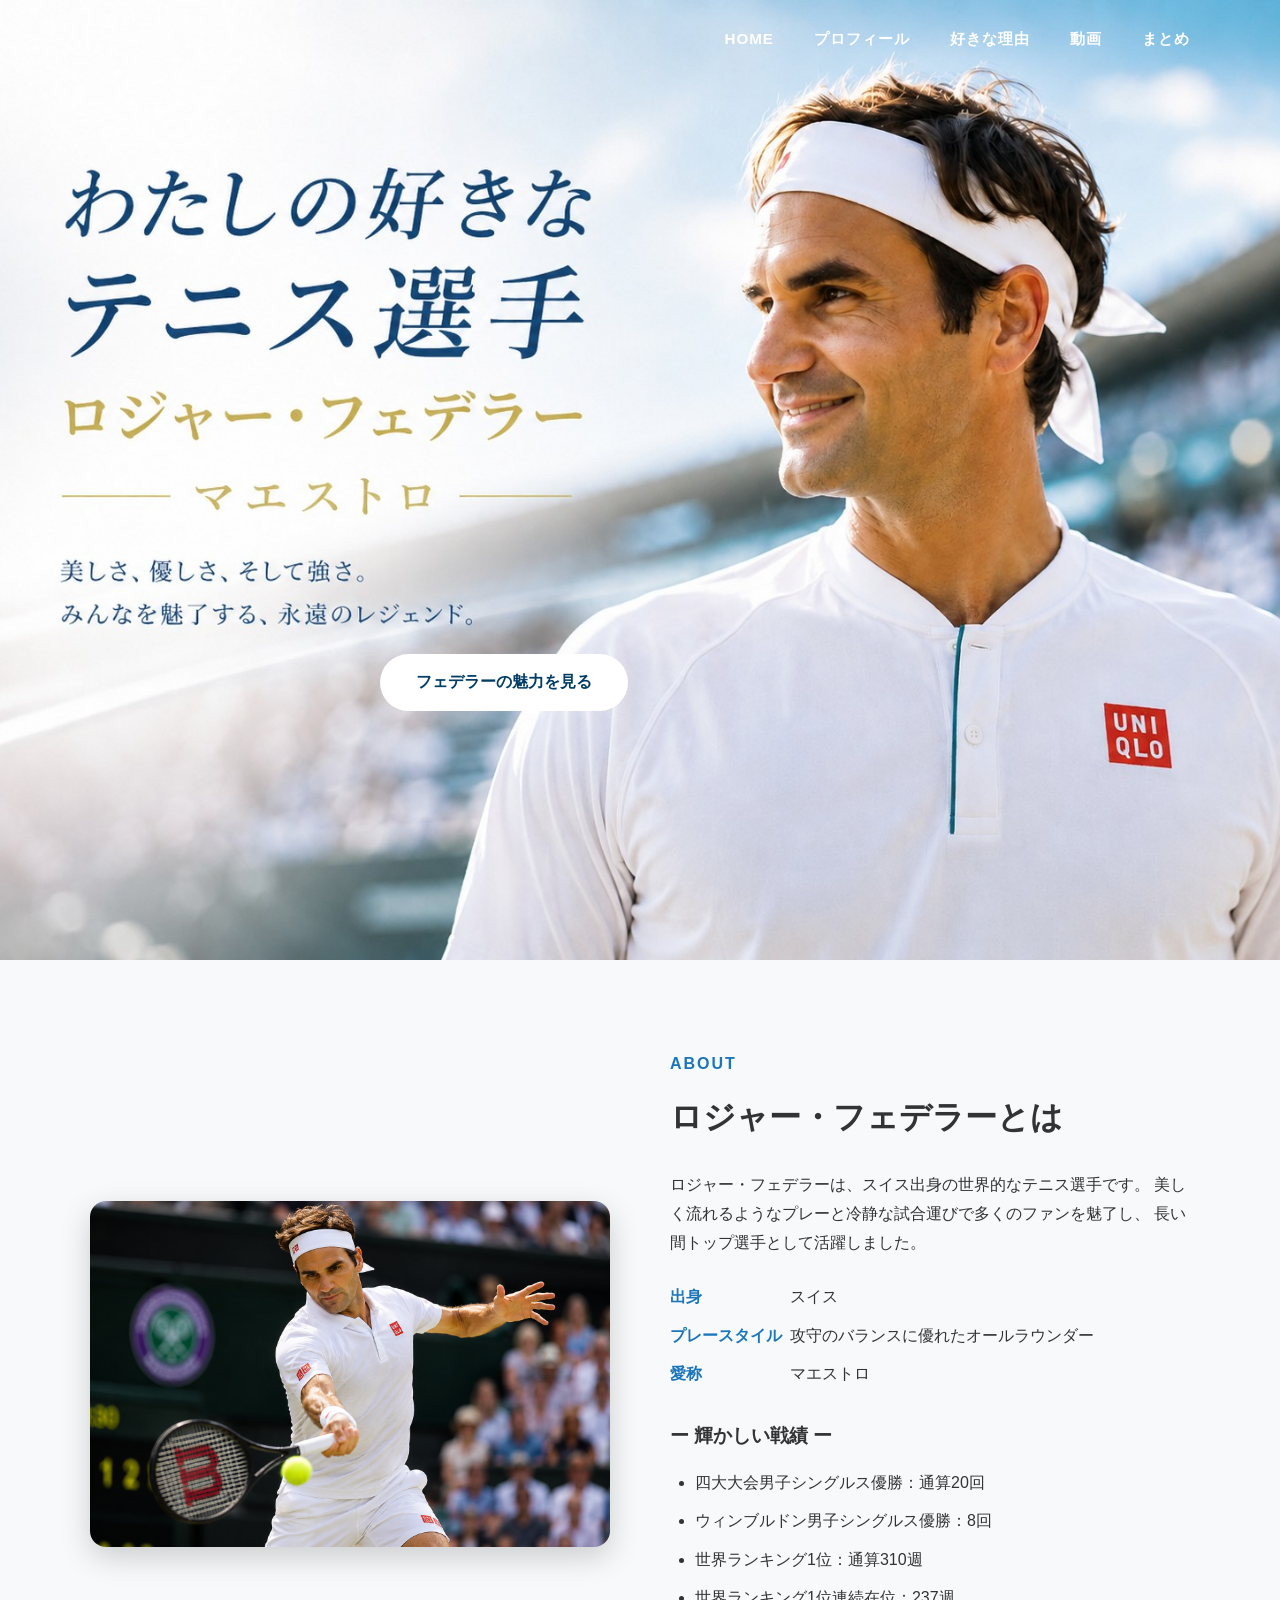
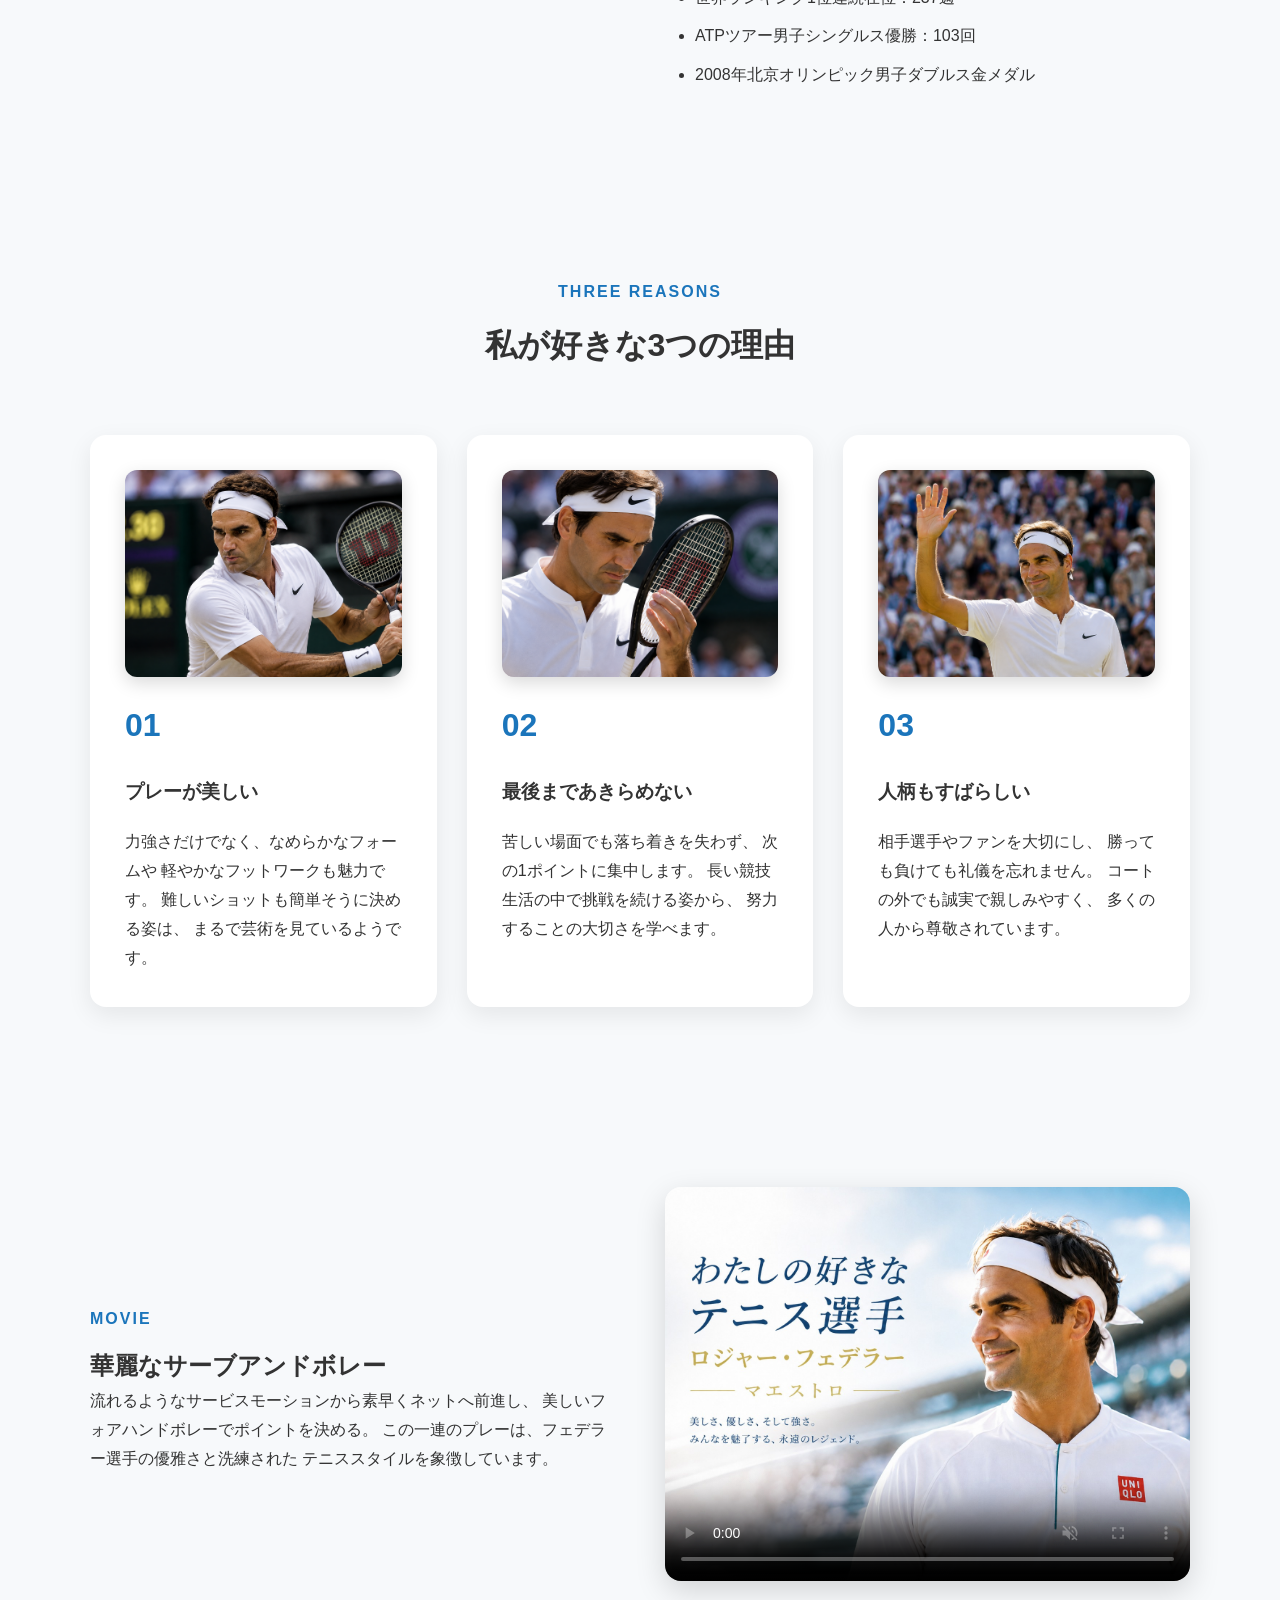
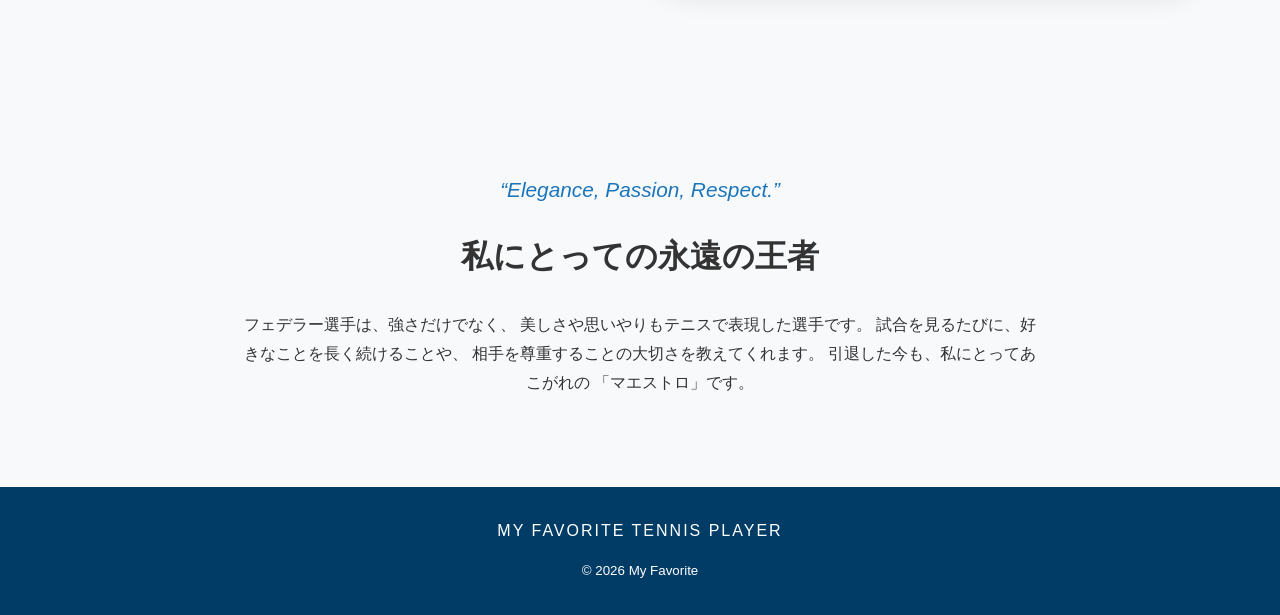
<file: index.html>
<!DOCTYPE html>
<html lang="ja">

<head>
  <meta charset="UTF-8">
  <meta name="viewport" content="width=device-width, initial-scale=1.0">

  <meta name="description" content="わたしの好きなテニス選手、ロジャー・フェデラーの魅力を紹介するWebページです。">

  <title>わたしの好きなテニス選手｜ロジャー・フェデラー</title>

  <link rel="stylesheet" href="css/style.css">
</head>

<body>

  <!-- トップ画像 -->
  <!-- main.jpgはstyle.cssの背景画像として表示されます -->
  <header class="hero">
    <nav class="global-nav">

      <ul>

        <li><a href="#">HOME</a></li>

        <li><a href="#about">プロフィール</a></li>

        <li><a href="#reasons">好きな理由</a></li>

        <li><a href="#movie">動画</a></li>

        <li><a href="#message">まとめ</a></li>

      </ul>

    </nav>
    <div class="hero__overlay"></div>

    <div class="hero__content wrapper">
      <p class="hero__eyebrow">
        <!-- MY FAVORITE TENNIS PLAYER -->
      </p>
      <br>
      <br>
      <br>
      <br>
      <br>
      <br>
      <br>
      <br>
      <br>
      <br>
      <br>
      <br>



      <!-- <h1>
                わたしの好きな<br>
                テニス選手
            </h1>

            <p class="hero__catch">
                マエストロ ― コートを彩る芸術家
            </p> -->

      <a class="hero__button" href="#about">
        フェデラーの魅力を見る
      </a>
    </div>
  </header>


  <main>

    <!-- フェデラー選手の紹介 -->
    <section id="about" class="section section--about">
      <div class="wrapper about">

        <!-- sub画像 -->
        <div class="about__image">
          <img src="images/sub.jpg" alt="フォアハンドを打つロジャー・フェデラー選手のイメージ">
        </div>

        <div class="about__text">
          <p class="section-label">
            ABOUT
          </p>

          <h2>
            ロジャー・フェデラーとは
          </h2>

          <p class="lead">
            ロジャー・フェデラーは、スイス出身の世界的なテニス選手です。
            美しく流れるようなプレーと冷静な試合運びで多くのファンを魅了し、
            長い間トップ選手として活躍しました。
          </p>

          <dl class="profile">
            <div>
              <dt>出身</dt>
              <dd>スイス</dd>
            </div>

            <div>
              <dt>プレースタイル</dt>
              <dd>
                攻守のバランスに優れたオールラウンダー
              </dd>
            </div>

            <div>
              <dt>愛称</dt>
              <dd>マエストロ</dd>
            </div>
          </dl>

          <!-- 主な戦績 -->
          <div class="achievements">
            <h3>ー 輝かしい戦績 ー</h3>

            <ul>
              <li>
                四大大会男子シングルス優勝：通算20回
              </li>

              <li>
                ウィンブルドン男子シングルス優勝：8回
              </li>

              <li>
                世界ランキング1位：通算310週
              </li>

              <li>
                世界ランキング1位連続在位：237週
              </li>

              <li>
                ATPツアー男子シングルス優勝：103回
              </li>

              <li>
                2008年北京オリンピック男子ダブルス金メダル
              </li>
            </ul>
          </div>
        </div>

      </div>
    </section>


    <!-- 好きな理由 -->
    <section id="reasons" class="section section--reasons">
      <div class="wrapper">

        <p class="section-label section-label--center">
          THREE REASONS
        </p>

        <h2 class="section-title">
          私が好きな3つの理由
        </h2>

        <div class="cards">

          <!-- 理由1 -->
          <article class="card">

            <img src="images/reasons1.png" alt="美しい片手バックハンド" class="card__image">

            <span class="card__number">
              01
            </span>

            <h3>
              プレーが美しい
            </h3>

            <p>
              力強さだけでなく、なめらかなフォームや
              軽やかなフットワークも魅力です。
              難しいショットも簡単そうに決める姿は、
              まるで芸術を見ているようです。
            </p>
          </article>


          <!-- 理由2 -->
          <article class="card">

            <img src="images/reasons2.png" alt="ラケットを見つめ集中するフェデラー" class="card__image">

            <span class="card__number">
              02
            </span>

            <h3>
              最後まであきらめない
            </h3>

            <p>
              苦しい場面でも落ち着きを失わず、
              次の1ポイントに集中します。
              長い競技生活の中で挑戦を続ける姿から、
              努力することの大切さを学べます。
            </p>
          </article>


          <!-- 理由3 -->
          <article class="card">

            <img src="images/reasons3.png" alt="笑顔で観客に手を振るフェデラー" class="card__image">

            <span class="card__number">
              03
            </span>

            <h3>
              人柄もすばらしい
            </h3>

            <p>
              相手選手やファンを大切にし、
              勝っても負けても礼儀を忘れません。
              コートの外でも誠実で親しみやすく、
              多くの人から尊敬されています。
            </p>
          </article>

        </div>
      </div>
    </section>


    <!-- 動画 -->
    <section id="movie" class="section section--movie">
      <div class="wrapper movie">

        <div class="movie__text">
          <p class="section-label">
            MOVIE
          </p>

          <h2>
            華麗なサーブアンドボレー
          </h2>

          <p>
            流れるようなサービスモーションから素早くネットへ前進し、
            美しいフォアハンドボレーでポイントを決める。
            この一連のプレーは、フェデラー選手の優雅さと洗練された
            テニススタイルを象徴しています。
          </p>
        </div>

        <div class="movie__frame">

          <video autoplay muted loop playsinline controls preload="metadata" poster="images/main.jpg">

            <source src="video/video.mp4" type="video/mp4">

            お使いのブラウザは動画の再生に対応していません。

          </video>

        </div>

      </div>
    </section>


    <!-- まとめ -->
    <section id="message" class="section section--message">
      <div class="wrapper message">

        <p class="message__quote">
          “Elegance, Passion, Respect.”
        </p>

        <h2>
          私にとっての永遠の王者
        </h2>

        <p>
          フェデラー選手は、強さだけでなく、
          美しさや思いやりもテニスで表現した選手です。
          試合を見るたびに、好きなことを長く続けることや、
          相手を尊重することの大切さを教えてくれます。
          引退した今も、私にとってあこがれの
          「マエストロ」です。
        </p>

      </div>
    </section>

  </main>


  <!-- フッター -->
  <footer>
    <div class="wrapper footer__inner">
      <p>
        MY FAVORITE TENNIS PLAYER
      </p>

      <small>
        &copy; 2026 My Favorite
      </small>
    </div>
  </footer>

</body>

</html>
</file>
<file: css/style.css>
@charset "UTF-8";

/* --------------------------
   共通
-------------------------- */

*{
    margin:0;
    padding:0;
    box-sizing:border-box;
}

html{
    scroll-behavior:smooth;
}

body{
    font-family:
    "Yu Gothic",
    "Hiragino Kaku Gothic ProN",
    sans-serif;

    color:#333;
    background:#f7f9fb;
    line-height:1.8;
}

img{
    display:block;
    width:100%;
}

a{
    text-decoration:none;
}

.wrapper{
    width:min(1100px,90%);
    margin:auto;
}

/* --------------------------
   Hero
-------------------------- */

.hero {
    width: 100%;
    aspect-ratio: 4 / 3;

    background-image: url("../images/main.jpg");
    background-size: contain;
    background-repeat: no-repeat;
    background-position: center top;
    background-color: #eef3f7;

    display: flex;
    justify-content: center;
    align-items: flex-end;

    padding-bottom: 45px;
    position:relative;
}

.hero__content{
    max-width:520px;
}

.hero__eyebrow{
    letter-spacing:4px;
    color:#d7eaf8;
    margin-bottom:15px;
}

.hero h1{

    font-size:4rem;
    line-height:1.2;

    margin-bottom:20px;
}

.hero__catch{

    font-size:1.5rem;

    color:#ffe79d;

    margin-bottom:35px;
}

.hero__button{

    display:inline-block;

    margin-top:90px;

    padding:14px 36px;

    border-radius:50px;

    background:#fff;

    color:#003c66;

    font-weight:bold;

    transition:.3s;
}

.hero__button:hover{

    background:#1b75bb;

    color:#fff;
}

.global-nav{

    position:absolute;

    top:0;

    left:0;

    width:100%;

    padding:25px 0;

    z-index:100;
}

.global-nav ul{

    display:flex;

    justify-content:flex-end;

    align-items:center;

    gap:40px;

    list-style:none;

    width:min(1100px,90%);

    margin:auto;
}

.global-nav a{

    color:white;

    font-size:0.95rem;

    letter-spacing:1px;

    font-weight:bold;

    transition:.3s;
}

.global-nav a:hover{

    color:#ffe79d;
}

/* --------------------------
   section
-------------------------- */

.section{

    padding:90px 0;
}

.section-label{

    color:#1b75bb;

    font-weight:bold;

    letter-spacing:2px;

    margin-bottom:10px;
}

.section-label--center{

    text-align:center;
}

.section-title{

    text-align:center;

    font-size:2rem;

    margin-bottom:60px;
}

/* --------------------------
   about
-------------------------- */

.about{

    display:grid;

    grid-template-columns:1fr 1fr;

    gap:60px;

    align-items:center;
}

.about__image img{

    border-radius:16px;

    box-shadow:0 10px 30px rgba(0,0,0,.18);
}

.about h2{

    font-size:2rem;

    margin-bottom:25px;
}

.lead{

    margin-bottom:25px;
}

.profile{

    margin-bottom:30px;
}

.profile div{

    display:flex;

    margin-bottom:10px;
}

.profile dt{

    width:120px;

    font-weight:bold;

    color:#1b75bb;
}

.profile dd{

    flex:1;
}

.achievements h3{

    margin-bottom:15px;
}

.achievements ul{

    margin-left:25px;

    line-height:1.9;
}

.achievements li{

    margin-bottom:8px;
}

/* --------------------------
   card
-------------------------- */

.cards{

    display:grid;

    grid-template-columns:repeat(3,1fr);

    gap:30px;
}

.card{

    background:#fff;

    border-radius:16px;

    padding:35px;

    box-shadow:0 8px 24px rgba(0,0,0,.08);

    transition:.3s;
}

.card__image{

    width:100%;

    aspect-ratio:4 / 3;

    object-fit:cover;

    border-radius:12px;

    margin-bottom:20px;

    box-shadow:0 6px 18px rgba(0,0,0,.15);

    transition:.3s;
}

.card__image:hover{

    transform:scale(1.03);
}

.card:hover{

    transform:translateY(-8px);
}

.card__number{

    font-size:2rem;

    color:#1b75bb;

    font-weight:bold;
}

.card h3{

    margin:20px 0;
}

/* --------------------------
   movie
-------------------------- */

.movie{

    display:grid;

    grid-template-columns:1fr 1fr;

    gap:50px;

    align-items:center;
}

.movie video{

    width:100%;

    border-radius:16px;

    box-shadow:0 10px 30px rgba(0,0,0,.15);
}

/* --------------------------
   message
-------------------------- */

.message{

    text-align:center;

    max-width:800px;
}

.message__quote{

    color:#1b75bb;

    font-size:1.3rem;

    font-style:italic;

    margin-bottom:20px;
}

.message h2{

    font-size:2rem;

    margin-bottom:25px;
}

/* --------------------------
   footer
-------------------------- */

footer{

    background:#003c66;

    color:#fff;

    padding:30px 0;

    text-align:center;
}

.footer__inner p{

    margin-bottom:10px;

    letter-spacing:2px;
}

/* --------------------------
   responsive
-------------------------- */

@media(max-width:768px){

.hero{

    height:80vh;

    background-position:75%;
}

.hero h1{

    font-size:2.7rem;
}

.hero__catch{

    font-size:1.2rem;
}

.about{

    grid-template-columns:1fr;
}

.movie{

    grid-template-columns:1fr;
}

.cards{

    grid-template-columns:1fr;
}

.section{

    padding:70px 0;
}

.global-nav {
        display: none;
}

}
</file>
